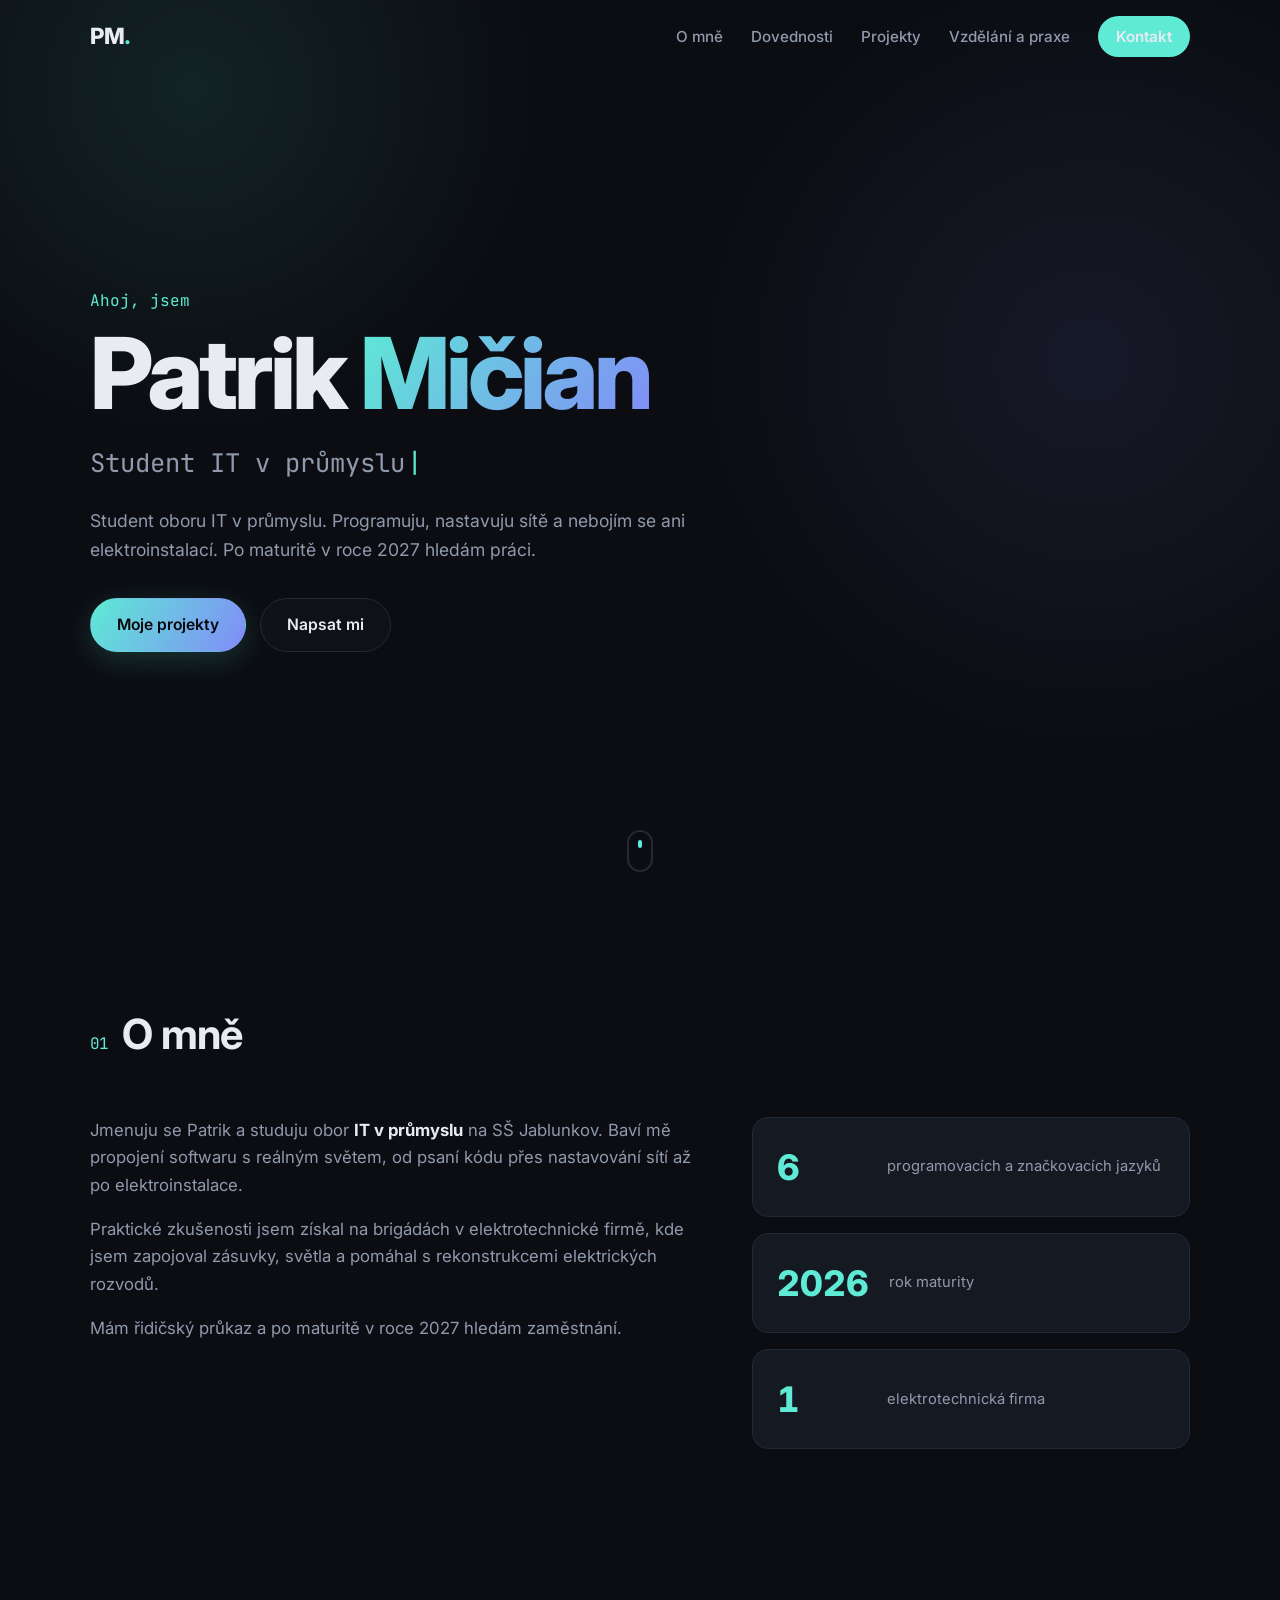
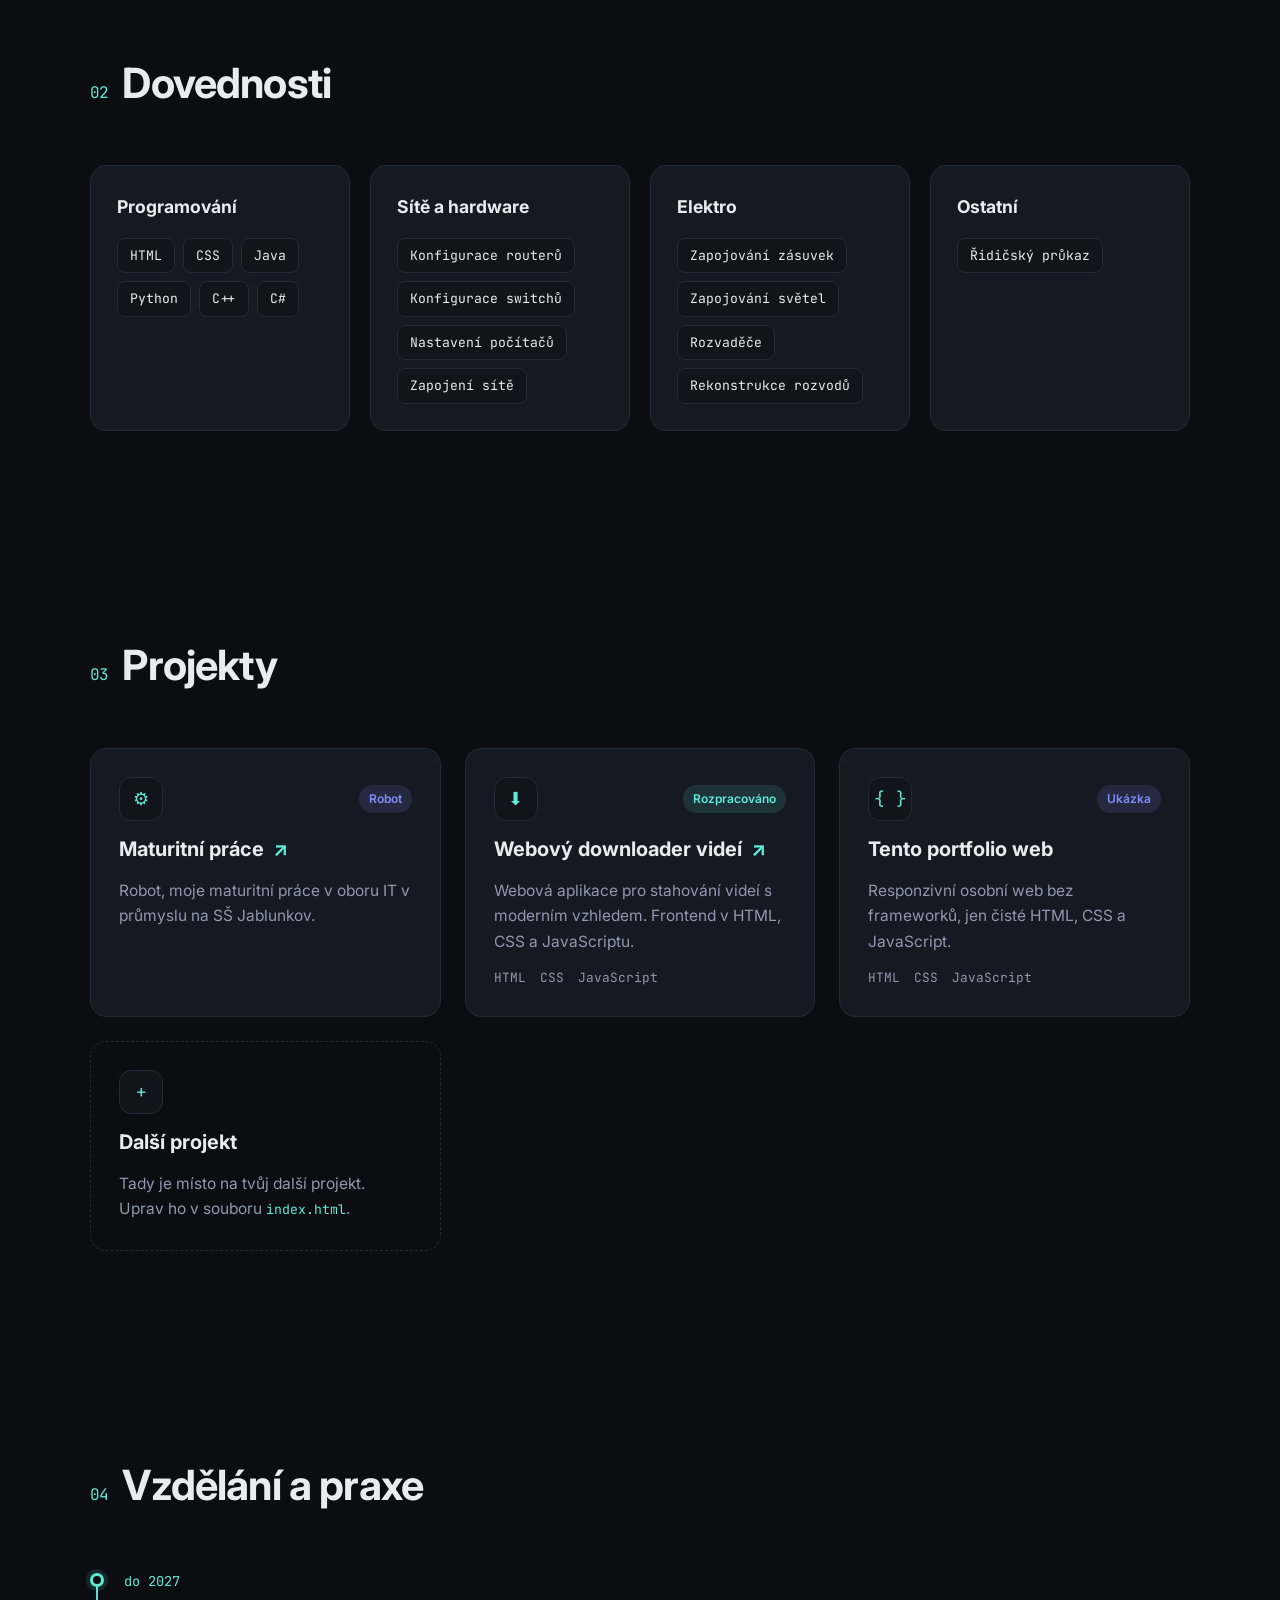
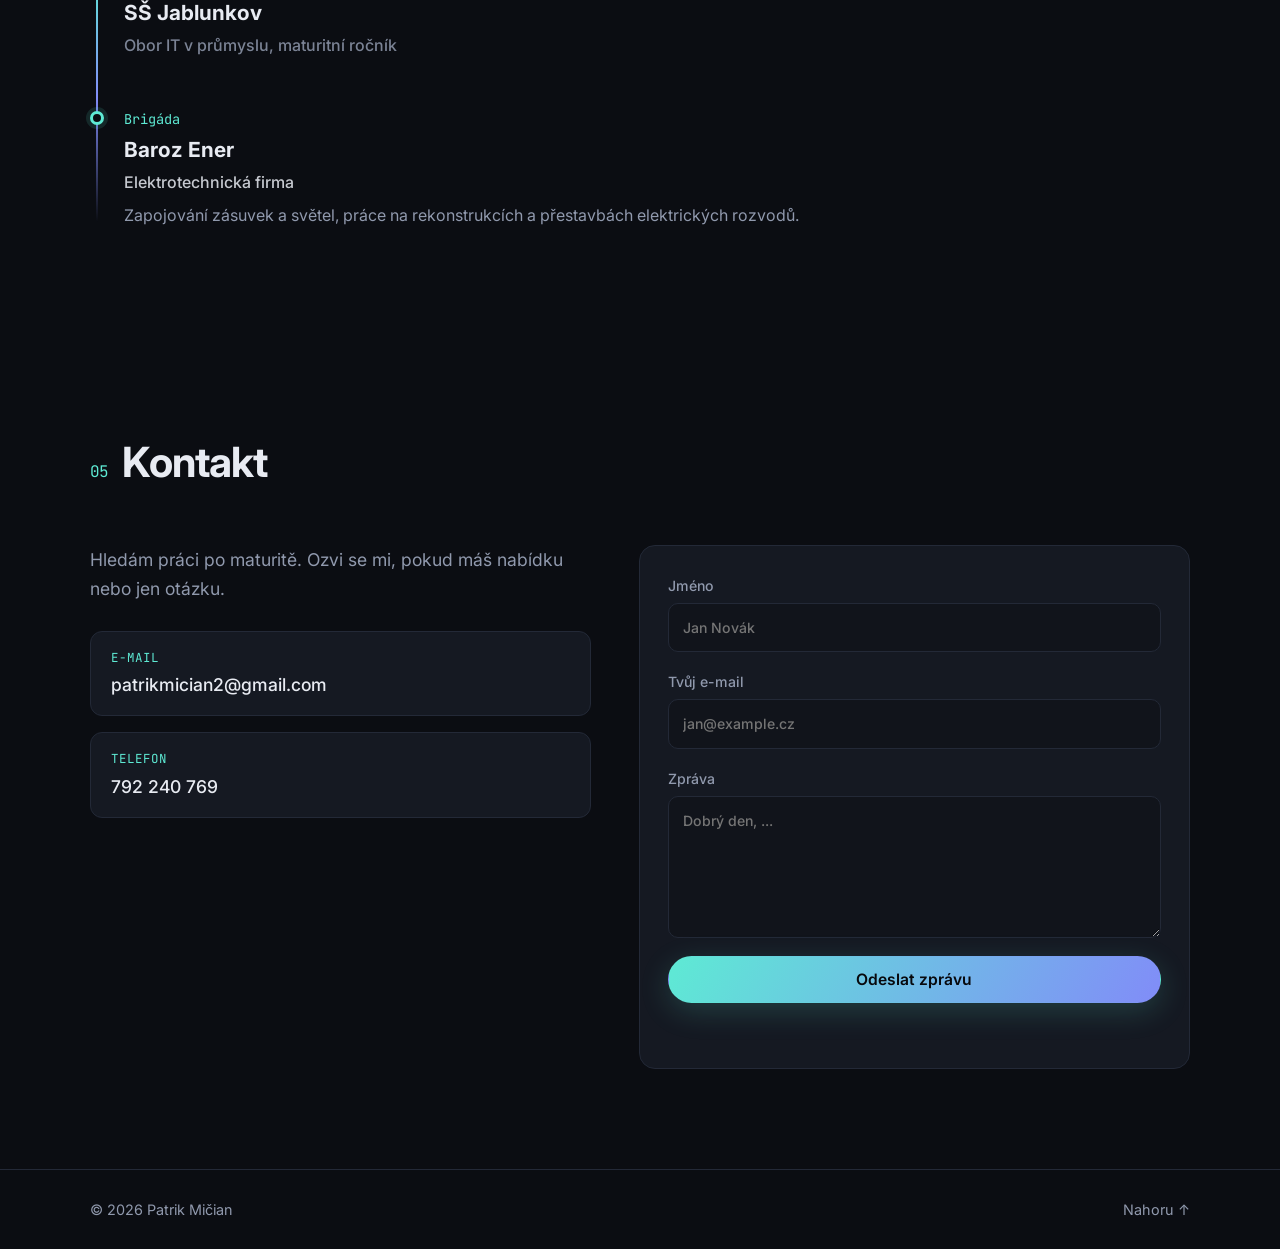
<file: sites/portfolio/index.html>
<!DOCTYPE html>
<html lang="cs">
<head>
  <meta charset="UTF-8">
  <meta name="viewport" content="width=device-width, initial-scale=1.0">
  <title>Patrik Mičian – Portfolio</title>
  <meta name="description" content="Portfolio Patrika Mičiana – student IT v průmyslu, programování, sítě a elektro.">
  <meta name="theme-color" content="#0b0d12">
  <link rel="preconnect" href="https://fonts.googleapis.com">
  <link rel="preconnect" href="https://fonts.gstatic.com" crossorigin>
  <link href="https://fonts.googleapis.com/css2?family=Inter:wght@400;500;600;700;800&family=JetBrains+Mono:wght@400;500&display=swap" rel="stylesheet">
  <link rel="stylesheet" href="style.css">
</head>
<body>
  <div class="bg-glow" aria-hidden="true"></div>

  <header class="nav" id="nav">
    <a href="#top" class="logo">PM<span>.</span></a>
    <button class="nav-toggle" id="navToggle" aria-label="Otevřít menu" aria-expanded="false">
      <span></span><span></span><span></span>
    </button>
    <nav class="nav-links" id="navLinks">
      <a href="#o-mne">O mně</a>
      <a href="#dovednosti">Dovednosti</a>
      <a href="#projekty">Projekty</a>
      <a href="#zivotopis">Vzdělání a praxe</a>
      <a href="#kontakt" class="nav-cta">Kontakt</a>
    </nav>
  </header>

  <main id="top">
    <!-- HERO -->
    <section class="hero">
      <div class="container hero-inner">
        <p class="eyebrow mono">Ahoj, jsem</p>
        <h1>Patrik <span class="grad">Mičian</span></h1>
        <p class="typing mono"><span id="typed"></span><span class="cursor">|</span></p>
        <p class="lead">Student oboru IT v průmyslu. Programuju, nastavuju sítě a nebojím se ani elektroinstalací. Po maturitě v roce 2027 hledám práci.</p>
        <div class="hero-actions">
          <a href="#projekty" class="btn btn-primary">Moje projekty</a>
          <a href="#kontakt" class="btn btn-ghost">Napsat mi</a>
        </div>
      </div>
      <a href="#o-mne" class="scroll-hint" aria-label="Scrollovat dolů"><span></span></a>
    </section>

    <!-- O MNĚ -->
    <section id="o-mne" class="section">
      <div class="container">
        <h2 class="section-title reveal"><span class="mono">01</span> O mně</h2>
        <div class="about-grid">
          <div class="about-text reveal">
            <p>Jmenuju se Patrik a studuju obor <strong>IT v průmyslu</strong> na SŠ Jablunkov. Baví mě propojení softwaru s reálným světem, od psaní kódu přes nastavování sítí až po elektroinstalace.</p>
            <p>Praktické zkušenosti jsem získal na brigádách v elektrotechnické firmě, kde jsem zapojoval zásuvky, světla a pomáhal s rekonstrukcemi elektrických rozvodů.</p>
            <p>Mám řidičský průkaz a po maturitě v roce 2027 hledám zaměstnání.</p>
          </div>
          <div class="stats reveal">
            <div class="stat"><span class="stat-num" data-count="6">0</span><span class="stat-label">programovacích a značkovacích jazyků</span></div>
            <div class="stat"><span class="stat-num" data-count="2027">0</span><span class="stat-label">rok maturity</span></div>
            <div class="stat"><span class="stat-num" data-count="1">0</span><span class="stat-label">elektrotechnická firma</span></div>
          </div>
        </div>
      </div>
    </section>

    <!-- DOVEDNOSTI -->
    <section id="dovednosti" class="section">
      <div class="container">
        <h2 class="section-title reveal"><span class="mono">02</span> Dovednosti</h2>
        <div class="skills-grid">
          <article class="card reveal">
            <h3>Programování</h3>
            <div class="chips">
              <span class="chip">HTML</span>
              <span class="chip">CSS</span>
              <span class="chip">Java</span>
              <span class="chip">Python</span>
              <span class="chip">C++</span>
              <span class="chip">C#</span>
            </div>
          </article>
          <article class="card reveal">
            <h3>Sítě a hardware</h3>
            <div class="chips">
              <span class="chip">Konfigurace routerů</span>
              <span class="chip">Konfigurace switchů</span>
              <span class="chip">Nastavení počítačů</span>
              <span class="chip">Zapojení sítě</span>
            </div>
          </article>
          <article class="card reveal">
            <h3>Elektro</h3>
            <div class="chips">
              <span class="chip">Zapojování zásuvek</span>
              <span class="chip">Zapojování světel</span>
              <span class="chip">Rozvaděče</span>
              <span class="chip">Rekonstrukce rozvodů</span>
            </div>
          </article>
          <article class="card reveal">
            <h3>Ostatní</h3>
            <div class="chips">
              <span class="chip">Řidičský průkaz</span>
            </div>
          </article>
        </div>
      </div>
    </section>

    <!-- PROJEKTY -->
    <section id="projekty" class="section">
      <div class="container">
        <h2 class="section-title reveal"><span class="mono">03</span> Projekty</h2>
        <!-- TODO: Uprav si projekty podle sebe (název, popis, technologie, odkaz). -->
        <div class="projects-grid">
          <a class="project project-link reveal" href="https://robot.mican.dpdns.org" target="_blank" rel="noopener noreferrer" aria-label="Otevřít maturitní práci Robot v nové záložce">
            <div class="project-top">
              <span class="project-icon">⚙</span>
              <span class="badge badge-alt">Robot</span>
            </div>
            <h3>Maturitní práce <span class="arrow" aria-hidden="true">↗</span></h3>
            <p>Robot, moje maturitní práce v oboru IT v průmyslu na SŠ Jablunkov.</p>
          </a>
          <a class="project project-link reveal" href="https://lumen.mican.dpdns.org" target="_blank" rel="noopener noreferrer" aria-label="Otevřít Webový downloader videí v nové záložce">
            <div class="project-top">
              <span class="project-icon">⬇</span>
              <span class="badge">Rozpracováno</span>
            </div>
            <h3>Webový downloader videí <span class="arrow" aria-hidden="true">↗</span></h3>
            <p>Webová aplikace pro stahování videí s moderním vzhledem. Frontend v HTML, CSS a JavaScriptu.</p>
            <ul class="tags mono"><li>HTML</li><li>CSS</li><li>JavaScript</li></ul>
          </a>
          <article class="project reveal">
            <div class="project-top">
              <span class="project-icon">{ }</span>
              <span class="badge badge-alt">Ukázka</span>
            </div>
            <h3>Tento portfolio web</h3>
            <p>Responzivní osobní web bez frameworků, jen čisté HTML, CSS a JavaScript.</p>
            <ul class="tags mono"><li>HTML</li><li>CSS</li><li>JavaScript</li></ul>
          </article>
          <article class="project project-empty reveal">
            <div class="project-top"><span class="project-icon">+</span></div>
            <h3>Další projekt</h3>
            <p>Tady je místo na tvůj další projekt. Uprav ho v souboru <code>index.html</code>.</p>
          </article>
        </div>
      </div>
    </section>

    <!-- ŽIVOTOPIS -->
    <section id="zivotopis" class="section">
      <div class="container">
        <h2 class="section-title reveal"><span class="mono">04</span> Vzdělání a praxe</h2>
        <div class="timeline">
          <div class="tl-item reveal">
            <span class="tl-dot"></span>
            <span class="tl-date mono">do 2027</span>
            <h3>SŠ Jablunkov</h3>
            <p class="tl-sub">Obor IT v průmyslu, maturitní ročník</p>
          </div>
          <div class="tl-item reveal">
            <span class="tl-dot"></span>
            <span class="tl-date mono">Brigáda</span>
            <h3>Baroz Ener</h3>
            <p class="tl-sub">Elektrotechnická firma</p>
            <p>Zapojování zásuvek a světel, práce na rekonstrukcích a přestavbách elektrických rozvodů.</p>
          </div>
        </div>
      </div>
    </section>

    <!-- KONTAKT -->
    <section id="kontakt" class="section">
      <div class="container">
        <h2 class="section-title reveal"><span class="mono">05</span> Kontakt</h2>
        <div class="contact-grid">
          <div class="contact-info reveal">
            <p class="lead">Hledám práci po maturitě. Ozvi se mi, pokud máš nabídku nebo jen otázku.</p>
            <ul class="contact-list">
              <li><span class="mono">E-mail</span><a href="mailto:patrikmician2@gmail.com">patrikmician2@gmail.com</a></li>
              <li><span class="mono">Telefon</span><a href="tel:+420792240769">792 240 769</a></li>
            </ul>
          </div>
          <form class="contact-form reveal" id="contactForm" novalidate>
            <label>Jméno
              <input type="text" id="cName" name="name" placeholder="Jan Novák" required>
            </label>
            <label>Tvůj e-mail
              <input type="email" id="cEmail" name="email" placeholder="jan@example.cz" required>
            </label>
            <label>Zpráva
              <textarea id="cMsg" name="message" rows="5" placeholder="Dobrý den, ..." required></textarea>
            </label>
            <button type="submit" class="btn btn-primary">Odeslat zprávu</button>
            <p class="form-note" id="formNote" role="status"></p>
          </form>
        </div>
      </div>
    </section>
  </main>

  <footer class="footer">
    <div class="container">
      <p>© <span id="year"></span> Patrik Mičian</p>
      <a href="#top" class="to-top">Nahoru ↑</a>
    </div>
  </footer>

  <script src="script.js"></script>
</body>
</html>
</file>
<file: sites/portfolio/style.css>
:root {
  --bg: #0b0d12;
  --bg-2: #11141b;
  --card: #151922;
  --border: #232937;
  --text: #e8ebf2;
  --muted: #9099ad;
  --accent: #5eead4;
  --accent-2: #818cf8;
  --radius: 16px;
  --font: "Inter", system-ui, -apple-system, "Segoe UI", sans-serif;
  --mono: "JetBrains Mono", ui-monospace, "SFMono-Regular", Consolas, monospace;
}

* { box-sizing: border-box; margin: 0; padding: 0; }
html { scroll-behavior: smooth; scroll-padding-top: 80px; }
body {
  font-family: var(--font);
  background: var(--bg);
  color: var(--text);
  line-height: 1.65;
  -webkit-font-smoothing: antialiased;
  overflow-x: hidden;
}
a { color: inherit; text-decoration: none; }
ul { list-style: none; }
.mono { font-family: var(--mono); }
.container { width: min(1100px, 100% - 40px); margin-inline: auto; }

.bg-glow {
  position: fixed; inset: 0; z-index: -1; pointer-events: none;
  background:
    radial-gradient(600px circle at 15% 10%, rgba(94, 234, 212, .10), transparent 60%),
    radial-gradient(700px circle at 85% 40%, rgba(129, 140, 248, .10), transparent 60%);
}

/* NAV */
.nav {
  position: fixed; top: 0; left: 0; right: 0; z-index: 50;
  display: flex; align-items: center; justify-content: space-between;
  padding: 16px max(20px, calc((100% - 1100px) / 2));
  transition: background .3s, backdrop-filter .3s, border-color .3s;
  border-bottom: 1px solid transparent;
}
.nav.scrolled {
  background: rgba(11, 13, 18, .8);
  backdrop-filter: blur(12px);
  border-color: var(--border);
}
.logo { font-weight: 800; font-size: 1.4rem; letter-spacing: -.02em; }
.logo span { color: var(--accent); }
.nav-links { display: flex; align-items: center; gap: 28px; }
.nav-links a { color: var(--muted); font-size: .95rem; font-weight: 500; transition: color .2s; }
.nav-links a:hover, .nav-links a.active { color: var(--text); }
.nav-links .nav-cta {
  color: var(--bg); background: var(--accent);
  padding: 8px 18px; border-radius: 999px; font-weight: 600;
}
.nav-links .nav-cta:hover { color: var(--bg); filter: brightness(1.1); }
.nav-toggle { display: none; background: none; border: 0; cursor: pointer; width: 32px; height: 28px; position: relative; }
.nav-toggle span { position: absolute; left: 4px; right: 4px; height: 2px; background: var(--text); border-radius: 2px; transition: .3s; }
.nav-toggle span:nth-child(1) { top: 7px; }
.nav-toggle span:nth-child(2) { top: 13px; }
.nav-toggle span:nth-child(3) { top: 19px; }
.nav-toggle.open span:nth-child(1) { top: 13px; transform: rotate(45deg); }
.nav-toggle.open span:nth-child(2) { opacity: 0; }
.nav-toggle.open span:nth-child(3) { top: 13px; transform: rotate(-45deg); }

/* HERO */
.hero { min-height: 100vh; display: flex; align-items: center; position: relative; padding: 120px 0 80px; }
.eyebrow { color: var(--accent); font-size: 1rem; margin-bottom: 8px; }
.hero h1 { font-size: clamp(3rem, 9vw, 6.2rem); font-weight: 800; line-height: 1.02; letter-spacing: -.04em; }
.grad { background: linear-gradient(120deg, var(--accent), var(--accent-2)); -webkit-background-clip: text; background-clip: text; color: transparent; }
.typing { font-size: clamp(1.1rem, 2.5vw, 1.6rem); color: var(--muted); margin: 18px 0 22px; min-height: 2.2rem; }
.cursor { color: var(--accent); animation: blink 1s steps(2) infinite; margin-left: 2px; }
@keyframes blink { 50% { opacity: 0; } }
.lead { color: var(--muted); font-size: 1.1rem; max-width: 620px; }
.hero-actions { display: flex; flex-wrap: wrap; gap: 14px; margin-top: 34px; }

.btn {
  display: inline-block; padding: 13px 26px; border-radius: 999px;
  font-weight: 600; font-size: .98rem; font-family: inherit; cursor: pointer;
  border: 1px solid transparent; transition: transform .2s, box-shadow .2s, background .2s;
}
.btn:hover { transform: translateY(-2px); }
.btn-primary { background: linear-gradient(120deg, var(--accent), var(--accent-2)); color: #07090d; box-shadow: 0 8px 30px rgba(94, 234, 212, .18); }
.btn-ghost { border-color: var(--border); color: var(--text); background: rgba(255, 255, 255, .02); }
.btn-ghost:hover { border-color: var(--accent); }

.scroll-hint { position: absolute; bottom: 28px; left: 50%; transform: translateX(-50%); width: 26px; height: 42px; border: 2px solid var(--border); border-radius: 14px; }
.scroll-hint span { position: absolute; top: 8px; left: 50%; width: 4px; height: 8px; margin-left: -2px; background: var(--accent); border-radius: 2px; animation: scroll 1.8s infinite; }
@keyframes scroll { 0% { opacity: 1; transform: translateY(0); } 100% { opacity: 0; transform: translateY(14px); } }

/* SECTIONS */
.section { padding: 100px 0; }
.section-title { font-size: clamp(1.9rem, 4vw, 2.6rem); font-weight: 700; letter-spacing: -.02em; margin-bottom: 48px; display: flex; align-items: baseline; gap: 14px; }
.section-title .mono { font-size: 1rem; color: var(--accent); font-weight: 400; }

/* ABOUT */
.about-grid { display: grid; grid-template-columns: 1.4fr 1fr; gap: 48px; align-items: start; }
.about-text p { color: var(--muted); margin-bottom: 16px; font-size: 1.05rem; }
.about-text strong { color: var(--text); }
.stats { display: grid; gap: 16px; }
.stat { background: var(--card); border: 1px solid var(--border); border-radius: var(--radius); padding: 20px 24px; display: flex; align-items: center; gap: 20px; }
.stat-num { font-size: 2.2rem; font-weight: 800; color: var(--accent); min-width: 90px; font-variant-numeric: tabular-nums; }
.stat-label { color: var(--muted); font-size: .92rem; line-height: 1.4; }

/* CARDS / SKILLS */
.skills-grid { display: grid; grid-template-columns: repeat(auto-fit, minmax(240px, 1fr)); gap: 20px; }
.card { background: var(--card); border: 1px solid var(--border); border-radius: var(--radius); padding: 26px; transition: transform .25s, border-color .25s; }
.card:hover { transform: translateY(-4px); border-color: rgba(94, 234, 212, .4); }
.card h3 { font-size: 1.1rem; margin-bottom: 16px; }
.chips { display: flex; flex-wrap: wrap; gap: 8px; }
.chip { font-family: var(--mono); font-size: .82rem; padding: 6px 12px; border-radius: 8px; background: var(--bg-2); border: 1px solid var(--border); color: var(--text); }

/* PROJECTS */
.projects-grid { display: grid; grid-template-columns: repeat(auto-fit, minmax(300px, 1fr)); gap: 24px; }
.project { background: var(--card); border: 1px solid var(--border); border-radius: var(--radius); padding: 28px; display: flex; flex-direction: column; gap: 12px; transition: transform .25s, border-color .25s, box-shadow .25s; position: relative; overflow: hidden; }
.project::before { content: ""; position: absolute; inset: 0 0 auto 0; height: 3px; background: linear-gradient(90deg, var(--accent), var(--accent-2)); opacity: 0; transition: opacity .25s; }
.project:hover { transform: translateY(-5px); border-color: rgba(129, 140, 248, .5); box-shadow: 0 20px 50px rgba(0, 0, 0, .35); }
.project:hover::before { opacity: 1; }
.project-top { display: flex; justify-content: space-between; align-items: center; }
.project-icon { width: 44px; height: 44px; display: grid; place-items: center; border-radius: 12px; background: var(--bg-2); border: 1px solid var(--border); color: var(--accent); font-family: var(--mono); font-size: 1.1rem; }
.badge { font-size: .75rem; font-weight: 600; padding: 4px 10px; border-radius: 999px; background: rgba(94, 234, 212, .12); color: var(--accent); }
.badge-alt { background: rgba(129, 140, 248, .14); color: var(--accent-2); }
.project h3 { font-size: 1.25rem; }
.project p { color: var(--muted); font-size: .97rem; flex: 1; }
.project code { font-family: var(--mono); font-size: .85em; color: var(--accent); }
.tags { display: flex; flex-wrap: wrap; gap: 8px 14px; font-size: .8rem; color: var(--muted); }
.project-empty { border-style: dashed; background: transparent; }
.project-link { color: inherit; cursor: pointer; }
.project-link:focus-visible { outline: 2px solid var(--accent); outline-offset: 3px; }
.project .arrow { display: inline-block; margin-left: 4px; color: var(--accent); transition: transform .25s; }
.project-link:hover .arrow { transform: translate(3px, -3px); }

/* TIMELINE */
.timeline { position: relative; padding-left: 34px; max-width: 760px; }
.timeline::before { content: ""; position: absolute; left: 6px; top: 6px; bottom: 6px; width: 2px; background: linear-gradient(var(--accent), var(--accent-2), transparent); }
.tl-item { position: relative; padding-bottom: 40px; }
.tl-item:last-child { padding-bottom: 0; }
.tl-dot { position: absolute; left: -34px; top: 6px; width: 14px; height: 14px; border-radius: 50%; background: var(--bg); border: 3px solid var(--accent); box-shadow: 0 0 0 4px rgba(94, 234, 212, .12); }
.tl-date { font-size: .85rem; color: var(--accent); }
.tl-item h3 { font-size: 1.3rem; margin: 2px 0; }
.tl-sub { color: var(--text); opacity: .85; font-weight: 500; margin-bottom: 6px; }
.tl-item p:last-child { color: var(--muted); }

/* CONTACT */
.contact-grid { display: grid; grid-template-columns: 1fr 1.1fr; gap: 48px; align-items: start; }
.contact-list { margin-top: 28px; display: grid; gap: 16px; }
.contact-list li { display: flex; flex-direction: column; gap: 2px; padding: 16px 20px; background: var(--card); border: 1px solid var(--border); border-radius: 12px; }
.contact-list .mono { font-size: .78rem; color: var(--accent); text-transform: uppercase; letter-spacing: .08em; }
.contact-list a { font-size: 1.1rem; font-weight: 500; word-break: break-all; }
.contact-list a:hover { color: var(--accent); }
.contact-form { background: var(--card); border: 1px solid var(--border); border-radius: var(--radius); padding: 28px; display: grid; gap: 18px; }
.contact-form label { display: grid; gap: 6px; font-size: .88rem; color: var(--muted); font-weight: 500; }
.contact-form input, .contact-form textarea { font: inherit; color: var(--text); background: var(--bg-2); border: 1px solid var(--border); border-radius: 10px; padding: 12px 14px; transition: border-color .2s, box-shadow .2s; resize: vertical; }
.contact-form input:focus, .contact-form textarea:focus { outline: none; border-color: var(--accent); box-shadow: 0 0 0 3px rgba(94, 234, 212, .15); }
.contact-form .invalid { border-color: #f87171; }
.form-note { font-size: .9rem; min-height: 1.3em; color: var(--muted); }
.form-note.error { color: #f87171; }
.form-note.ok { color: var(--accent); }

/* FOOTER */
.footer { border-top: 1px solid var(--border); padding: 28px 0; color: var(--muted); font-size: .9rem; }
.footer .container { display: flex; justify-content: space-between; align-items: center; }
.to-top:hover { color: var(--accent); }

/* REVEAL */
.reveal { opacity: 0; transform: translateY(28px); transition: opacity .7s ease, transform .7s ease; }
.reveal.visible { opacity: 1; transform: none; }

/* RESPONSIVE */
@media (max-width: 860px) {
  .about-grid, .contact-grid { grid-template-columns: 1fr; gap: 32px; }
  .nav-toggle { display: block; }
  .nav-links {
    position: fixed; top: 0; right: 0; bottom: 0; width: min(280px, 80vw);
    flex-direction: column; justify-content: center; gap: 26px;
    background: var(--bg-2); border-left: 1px solid var(--border);
    transform: translateX(100%); transition: transform .35s ease;
  }
  .nav-links.open { transform: none; }
  .nav-links a { font-size: 1.15rem; }
  .nav-toggle { z-index: 60; }
  .section { padding: 70px 0; }
}

@media (prefers-reduced-motion: reduce) {
  html { scroll-behavior: auto; }
  *, *::before, *::after { animation: none !important; transition: none !important; }
  .reveal { opacity: 1; transform: none; }
}
</file>
